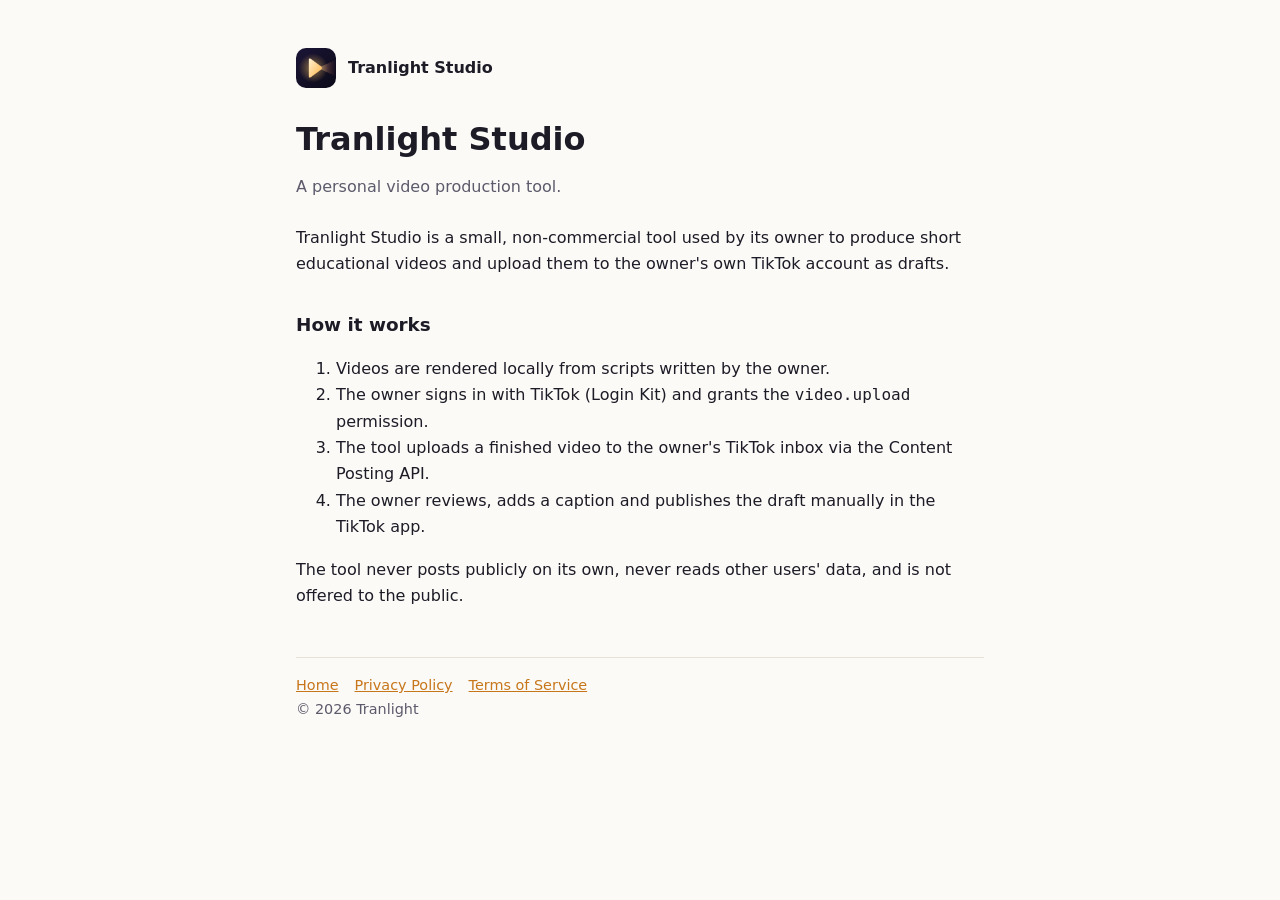
<file: index.html>
<!doctype html>
<html lang="en">
<head>
<meta charset="utf-8">
<meta name="viewport" content="width=device-width, initial-scale=1">
<title>Tranlight Studio</title>
<meta name="description" content="Personal tool that uploads self-produced short videos to the owner's TikTok account.">
<link rel="icon" href="/favicon.png">
<link rel="stylesheet" href="/styles.css">
</head>
<body>
<main>
<header><img src="/app-icon.png" alt=""><a href="/">Tranlight Studio</a></header>
<h1>Tranlight Studio</h1>
<p class="meta">A personal video production tool.</p>
<p>Tranlight Studio is a small, non-commercial tool used by its owner to produce short educational videos and upload them to the owner's own TikTok account as drafts.</p>
<h2>How it works</h2>
<ol>
  <li>Videos are rendered locally from scripts written by the owner.</li>
  <li>The owner signs in with TikTok (Login Kit) and grants the <code>video.upload</code> permission.</li>
  <li>The tool uploads a finished video to the owner's TikTok inbox via the Content Posting API.</li>
  <li>The owner reviews, adds a caption and publishes the draft manually in the TikTok app.</li>
</ol>
<p>The tool never posts publicly on its own, never reads other users' data, and is not offered to the public.</p>
<footer><a href="/">Home</a><a href="/privacy/">Privacy Policy</a><a href="/terms/">Terms of Service</a><br>© 2026 Tranlight</footer>
</main>
</body>
</html>
</file>
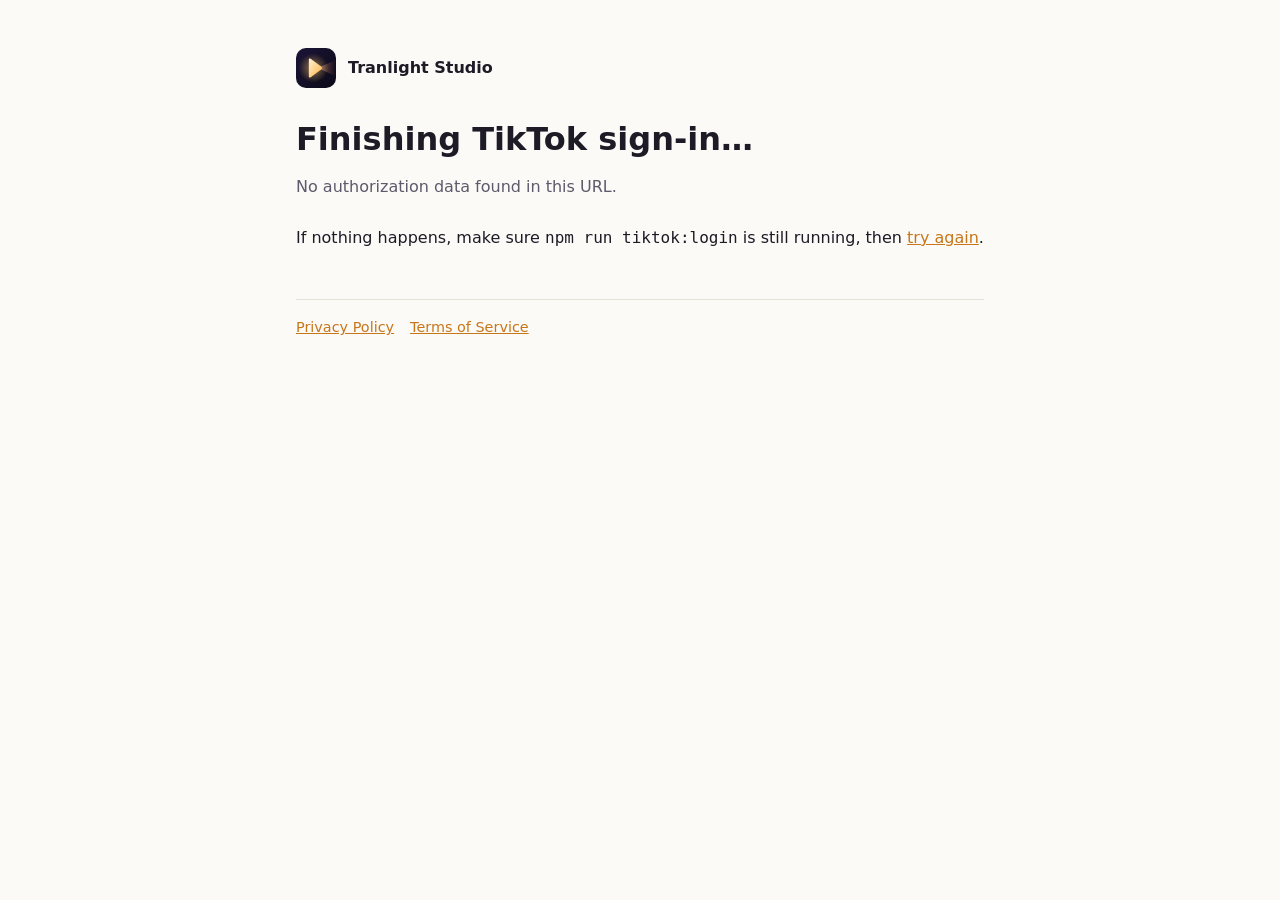
<file: callback/index.html>
<!doctype html>
<html lang="en">
<head>
<meta charset="utf-8">
<meta name="viewport" content="width=device-width, initial-scale=1">
<meta name="robots" content="noindex">
<meta name="referrer" content="no-referrer">
<title>Signing in – Tranlight Studio</title>
<link rel="icon" href="/favicon.png">
<link rel="stylesheet" href="/styles.css">
</head>
<body>
<main>
<header><img src="/app-icon.png" alt=""><a href="/">Tranlight Studio</a></header>
<h1>Finishing TikTok sign-in…</h1>
<p class="meta" id="status">Handing the authorization back to the local app.</p>
<p>If nothing happens, make sure <code>npm run tiktok:login</code> is still running, then <a id="retry" href="#">try again</a>.</p>
<footer><a href="/privacy/">Privacy Policy</a><a href="/terms/">Terms of Service</a></footer>
</main>
<script>
  // TikTok does not accept localhost redirect URIs, so this page relays the OAuth
  // result (code/state or error) to the CLI's local listener. The code is useless
  // without the CLI's PKCE verifier and client secret.
  const LOCAL_CALLBACK = "http://localhost:3455/callback/";
  const target = LOCAL_CALLBACK + window.location.search;
  const params = new URLSearchParams(window.location.search);
  document.getElementById("retry").href = target;
  if (!params.has("code") && !params.has("error")) {
    document.getElementById("status").textContent = "No authorization data found in this URL.";
  } else {
    window.location.replace(target);
  }
</script>
</body>
</html>
</file>
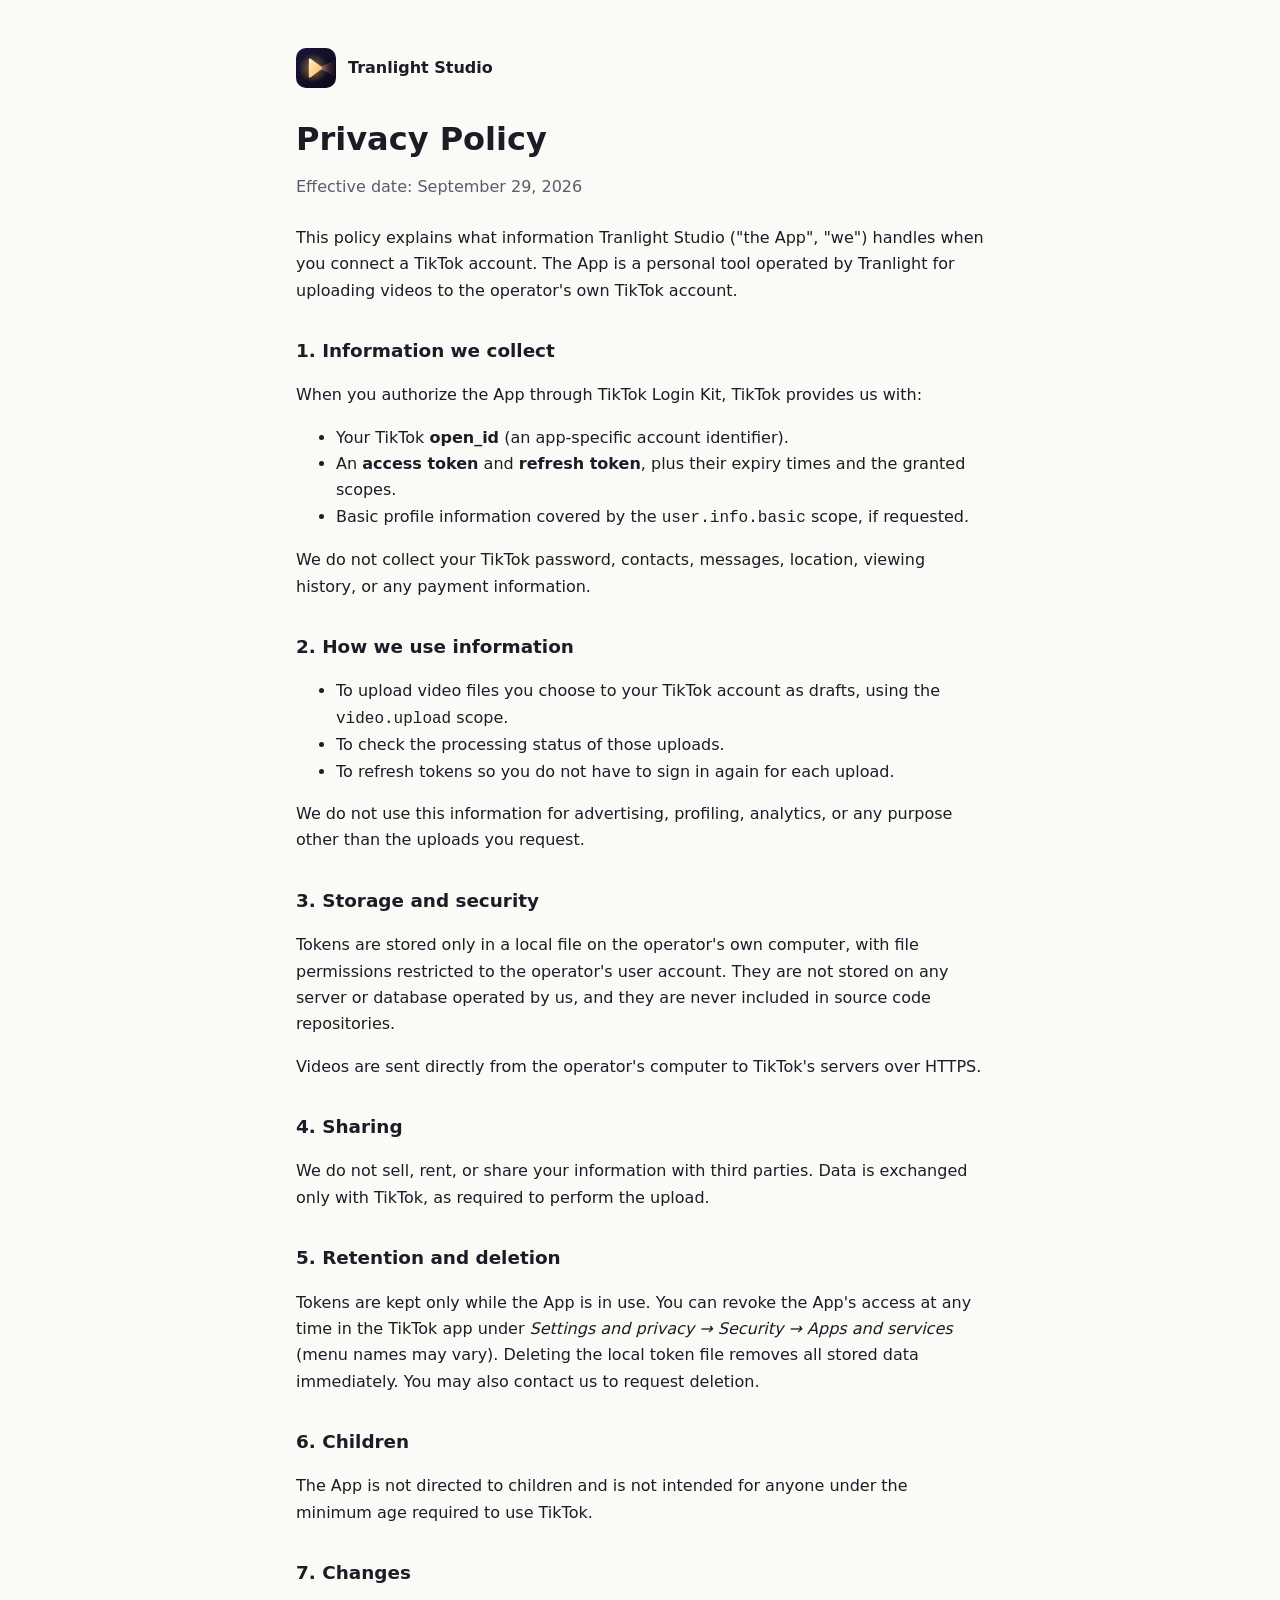
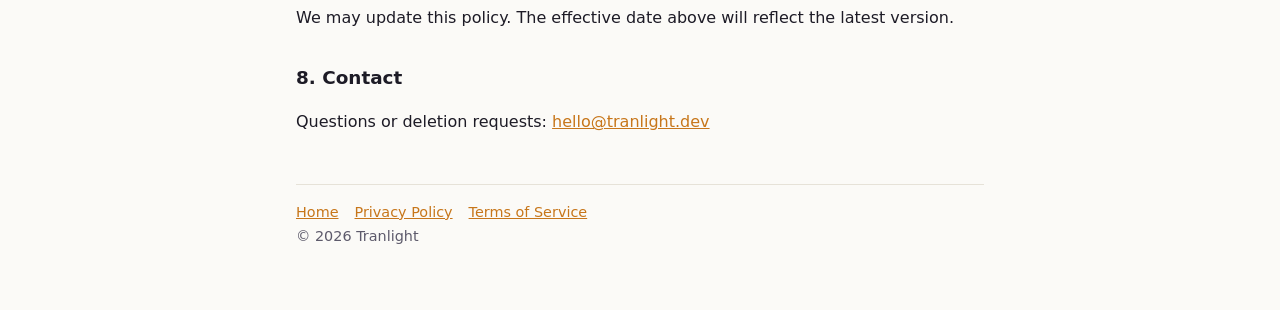
<file: privacy/index.html>
<!doctype html>
<html lang="en">
<head>
<meta charset="utf-8">
<meta name="viewport" content="width=device-width, initial-scale=1">
<title>Privacy Policy – Tranlight Studio</title>
<meta name="description" content="How Tranlight Studio handles data obtained through TikTok Login Kit and the Content Posting API.">
<link rel="icon" href="/favicon.png">
<link rel="stylesheet" href="/styles.css">
</head>
<body>
<main>
<header><img src="/app-icon.png" alt=""><a href="/">Tranlight Studio</a></header>
<h1>Privacy Policy</h1>
<p class="meta">Effective date: September 29, 2026</p>
<p>This policy explains what information Tranlight Studio ("the App", "we") handles when you connect a TikTok account. The App is a personal tool operated by Tranlight for uploading videos to the operator's own TikTok account.</p>

<h2>1. Information we collect</h2>
<p>When you authorize the App through TikTok Login Kit, TikTok provides us with:</p>
<ul>
  <li>Your TikTok <strong>open_id</strong> (an app-specific account identifier).</li>
  <li>An <strong>access token</strong> and <strong>refresh token</strong>, plus their expiry times and the granted scopes.</li>
  <li>Basic profile information covered by the <code>user.info.basic</code> scope, if requested.</li>
</ul>
<p>We do not collect your TikTok password, contacts, messages, location, viewing history, or any payment information.</p>

<h2>2. How we use information</h2>
<ul>
  <li>To upload video files you choose to your TikTok account as drafts, using the <code>video.upload</code> scope.</li>
  <li>To check the processing status of those uploads.</li>
  <li>To refresh tokens so you do not have to sign in again for each upload.</li>
</ul>
<p>We do not use this information for advertising, profiling, analytics, or any purpose other than the uploads you request.</p>

<h2>3. Storage and security</h2>
<p>Tokens are stored only in a local file on the operator's own computer, with file permissions restricted to the operator's user account. They are not stored on any server or database operated by us, and they are never included in source code repositories.</p>
<p>Videos are sent directly from the operator's computer to TikTok's servers over HTTPS.</p>

<h2>4. Sharing</h2>
<p>We do not sell, rent, or share your information with third parties. Data is exchanged only with TikTok, as required to perform the upload.</p>

<h2>5. Retention and deletion</h2>
<p>Tokens are kept only while the App is in use. You can revoke the App's access at any time in the TikTok app under <em>Settings and privacy → Security → Apps and services</em> (menu names may vary). Deleting the local token file removes all stored data immediately. You may also contact us to request deletion.</p>

<h2>6. Children</h2>
<p>The App is not directed to children and is not intended for anyone under the minimum age required to use TikTok.</p>

<h2>7. Changes</h2>
<p>We may update this policy. The effective date above will reflect the latest version.</p>

<h2>8. Contact</h2>
<p>Questions or deletion requests: <a href="mailto:hello@tranlight.dev">hello@tranlight.dev</a></p>
<footer><a href="/">Home</a><a href="/privacy/">Privacy Policy</a><a href="/terms/">Terms of Service</a><br>© 2026 Tranlight</footer>
</main>
</body>
</html>
</file>
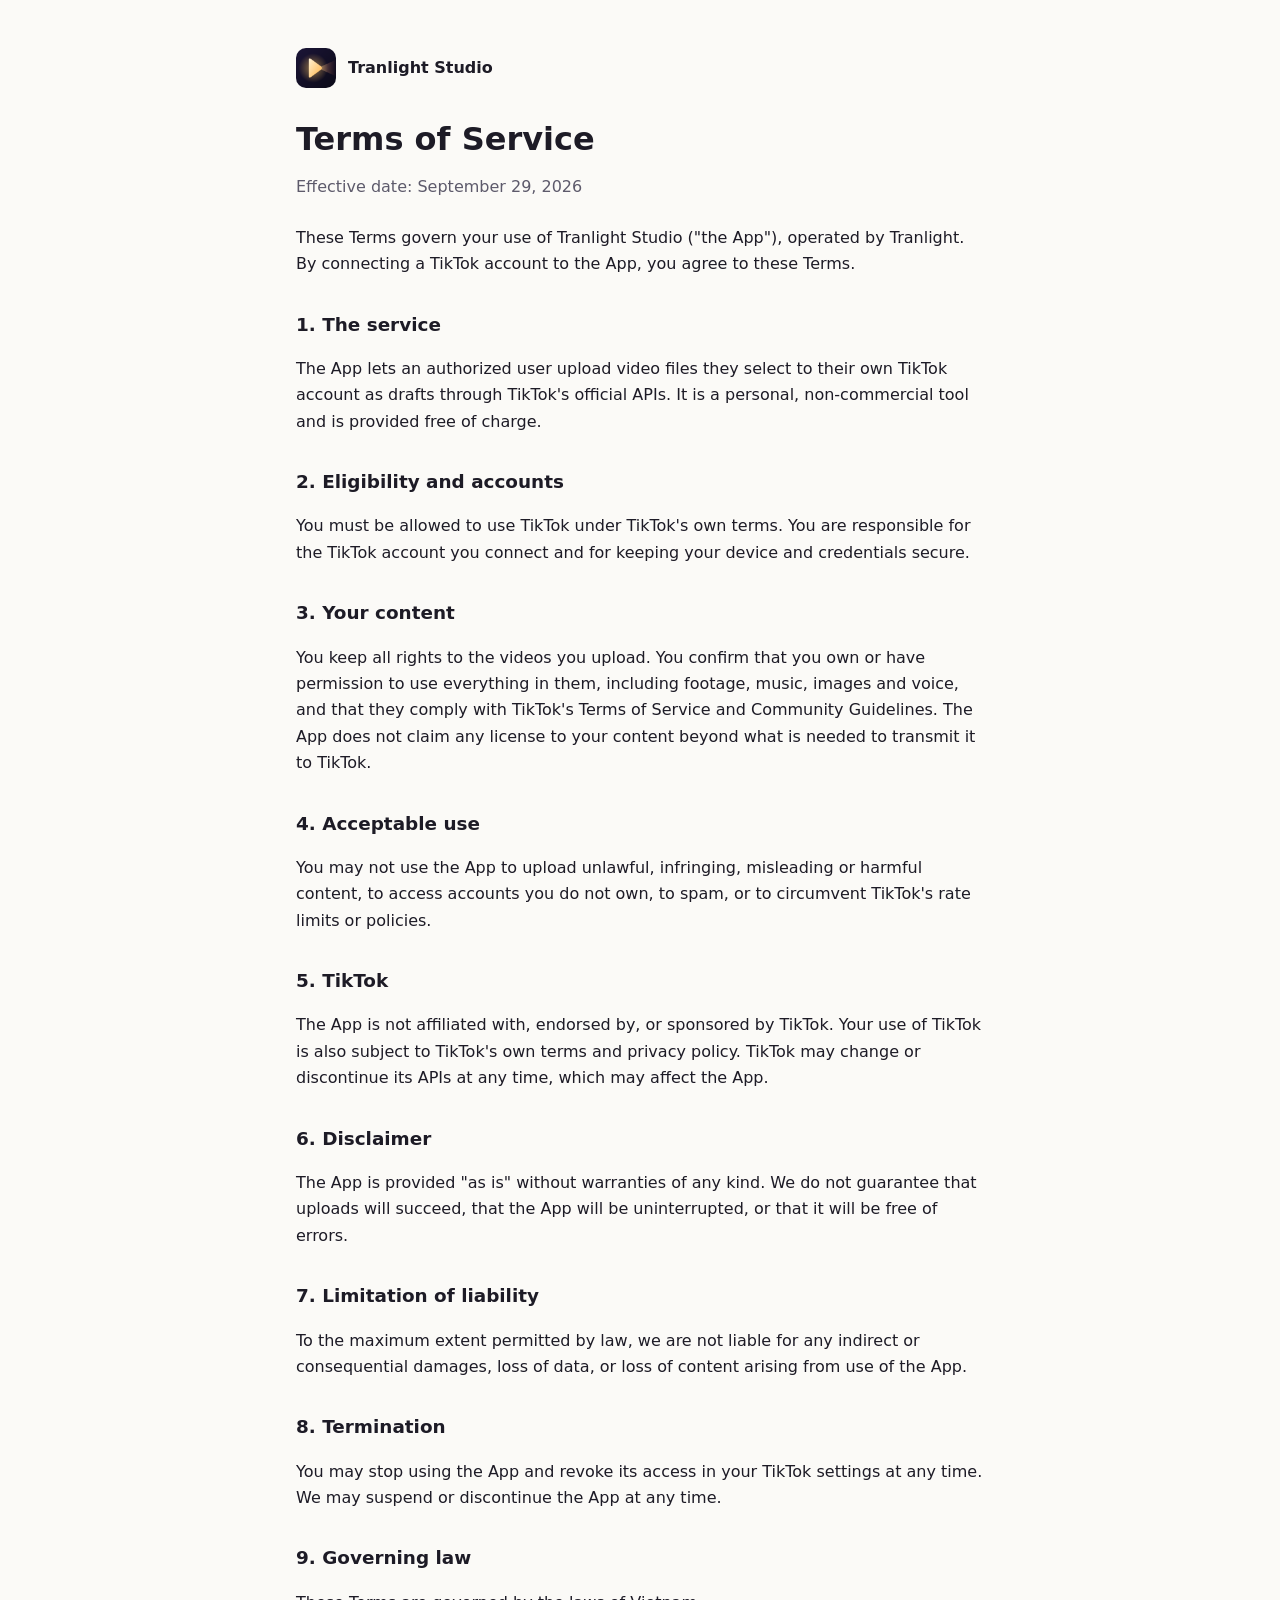
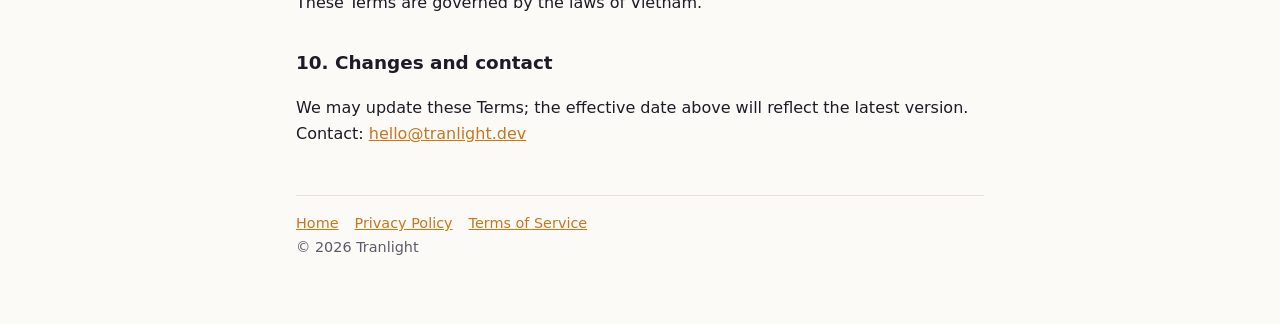
<file: terms/index.html>
<!doctype html>
<html lang="en">
<head>
<meta charset="utf-8">
<meta name="viewport" content="width=device-width, initial-scale=1">
<title>Terms of Service – Tranlight Studio</title>
<meta name="description" content="Terms governing use of Tranlight Studio, a personal TikTok video upload tool.">
<link rel="icon" href="/favicon.png">
<link rel="stylesheet" href="/styles.css">
</head>
<body>
<main>
<header><img src="/app-icon.png" alt=""><a href="/">Tranlight Studio</a></header>
<h1>Terms of Service</h1>
<p class="meta">Effective date: September 29, 2026</p>
<p>These Terms govern your use of Tranlight Studio ("the App"), operated by Tranlight. By connecting a TikTok account to the App, you agree to these Terms.</p>

<h2>1. The service</h2>
<p>The App lets an authorized user upload video files they select to their own TikTok account as drafts through TikTok's official APIs. It is a personal, non-commercial tool and is provided free of charge.</p>

<h2>2. Eligibility and accounts</h2>
<p>You must be allowed to use TikTok under TikTok's own terms. You are responsible for the TikTok account you connect and for keeping your device and credentials secure.</p>

<h2>3. Your content</h2>
<p>You keep all rights to the videos you upload. You confirm that you own or have permission to use everything in them, including footage, music, images and voice, and that they comply with TikTok's Terms of Service and Community Guidelines. The App does not claim any license to your content beyond what is needed to transmit it to TikTok.</p>

<h2>4. Acceptable use</h2>
<p>You may not use the App to upload unlawful, infringing, misleading or harmful content, to access accounts you do not own, to spam, or to circumvent TikTok's rate limits or policies.</p>

<h2>5. TikTok</h2>
<p>The App is not affiliated with, endorsed by, or sponsored by TikTok. Your use of TikTok is also subject to TikTok's own terms and privacy policy. TikTok may change or discontinue its APIs at any time, which may affect the App.</p>

<h2>6. Disclaimer</h2>
<p>The App is provided "as is" without warranties of any kind. We do not guarantee that uploads will succeed, that the App will be uninterrupted, or that it will be free of errors.</p>

<h2>7. Limitation of liability</h2>
<p>To the maximum extent permitted by law, we are not liable for any indirect or consequential damages, loss of data, or loss of content arising from use of the App.</p>

<h2>8. Termination</h2>
<p>You may stop using the App and revoke its access in your TikTok settings at any time. We may suspend or discontinue the App at any time.</p>

<h2>9. Governing law</h2>
<p>These Terms are governed by the laws of Vietnam.</p>

<h2>10. Changes and contact</h2>
<p>We may update these Terms; the effective date above will reflect the latest version. Contact: <a href="mailto:hello@tranlight.dev">hello@tranlight.dev</a></p>
<footer><a href="/">Home</a><a href="/privacy/">Privacy Policy</a><a href="/terms/">Terms of Service</a><br>© 2026 Tranlight</footer>
</main>
</body>
</html>
</file>
<file: styles.css>
/* Shared styles for the Tranlight Studio static pages (home, privacy, terms). */
:root {
  --bg: #fbfaf7;
  --fg: #1d1b26;
  --muted: #5d5a6b;
  --accent: #c7761a;
  --border: #e6e2d8;
}
@media (prefers-color-scheme: dark) {
  :root { --bg: #0e0d1a; --fg: #ece9f5; --muted: #a29fb5; --accent: #ffb347; --border: #2a2740; }
}
* { box-sizing: border-box; }
body {
  margin: 0; background: var(--bg); color: var(--fg);
  font: 16px/1.65 system-ui, -apple-system, "Segoe UI", Roboto, sans-serif;
}
main { max-width: 720px; margin: 0 auto; padding: 48px 16px 64px; }
header { display: flex; align-items: center; gap: 12px; margin-bottom: 32px; }
header img { width: 40px; height: 40px; border-radius: 10px; }
header a { color: var(--fg); text-decoration: none; font-weight: 600; }
h1 { font-size: 2rem; line-height: 1.2; margin: 0 0 8px; }
h2 { font-size: 1.15rem; margin: 32px 0 8px; }
p, li { color: var(--fg); }
.meta { color: var(--muted); margin-bottom: 24px; }
a { color: var(--accent); }
footer { margin-top: 48px; padding-top: 16px; border-top: 1px solid var(--border); color: var(--muted); font-size: 0.9rem; }
footer a { margin-right: 16px; }
</file>
